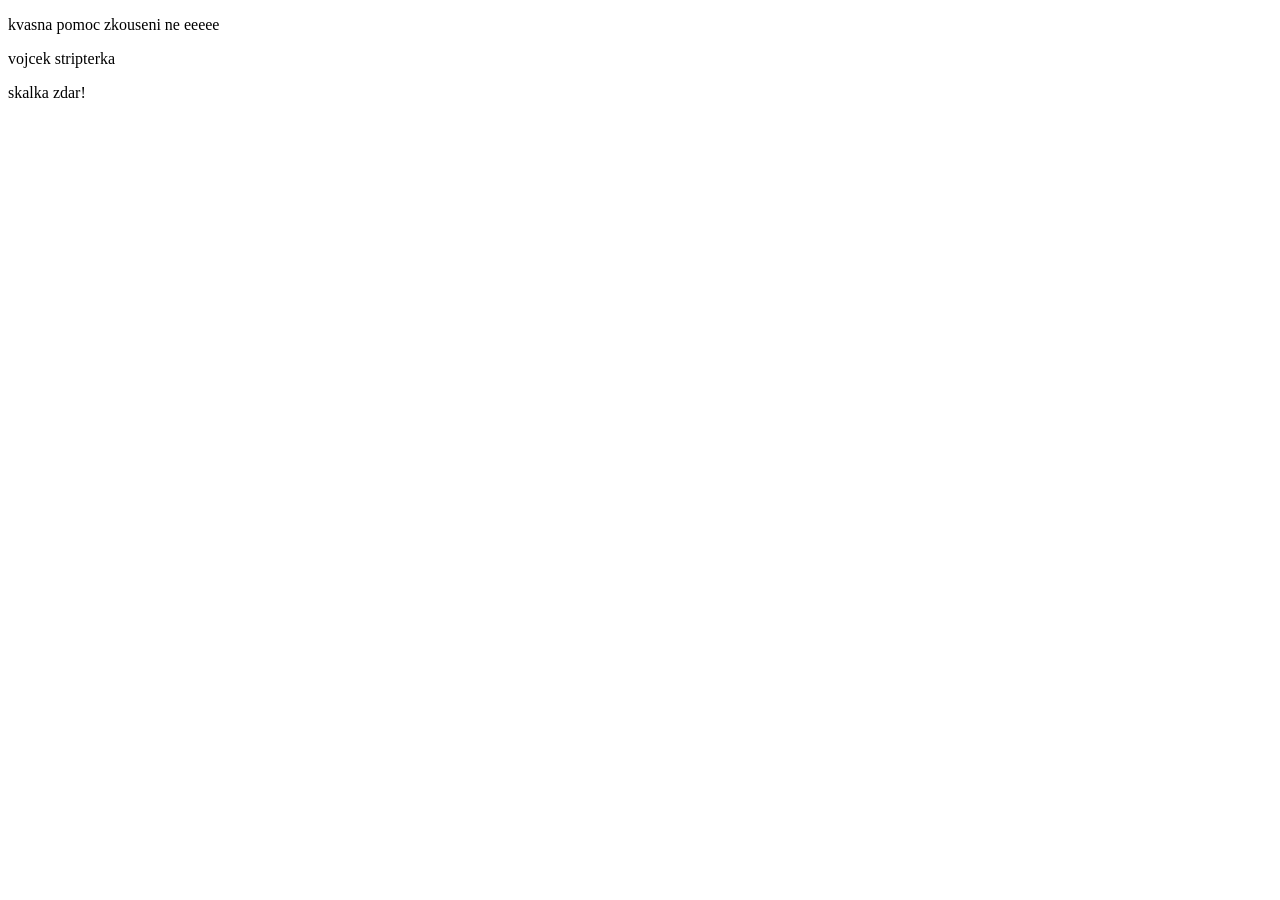
<file: moje_projekty/index.html>
<!DOCTYPE html>
<html>
   <head>
     <meta charset="UTF-8">
     <title>tungec</title>
   </head>
    <body>
      <p>kvasna pomoc zkouseni ne eeeee</p> <p>vojcek stripterka</p> <p>skalka zdar!</p>
    </body>

</html>
</file>
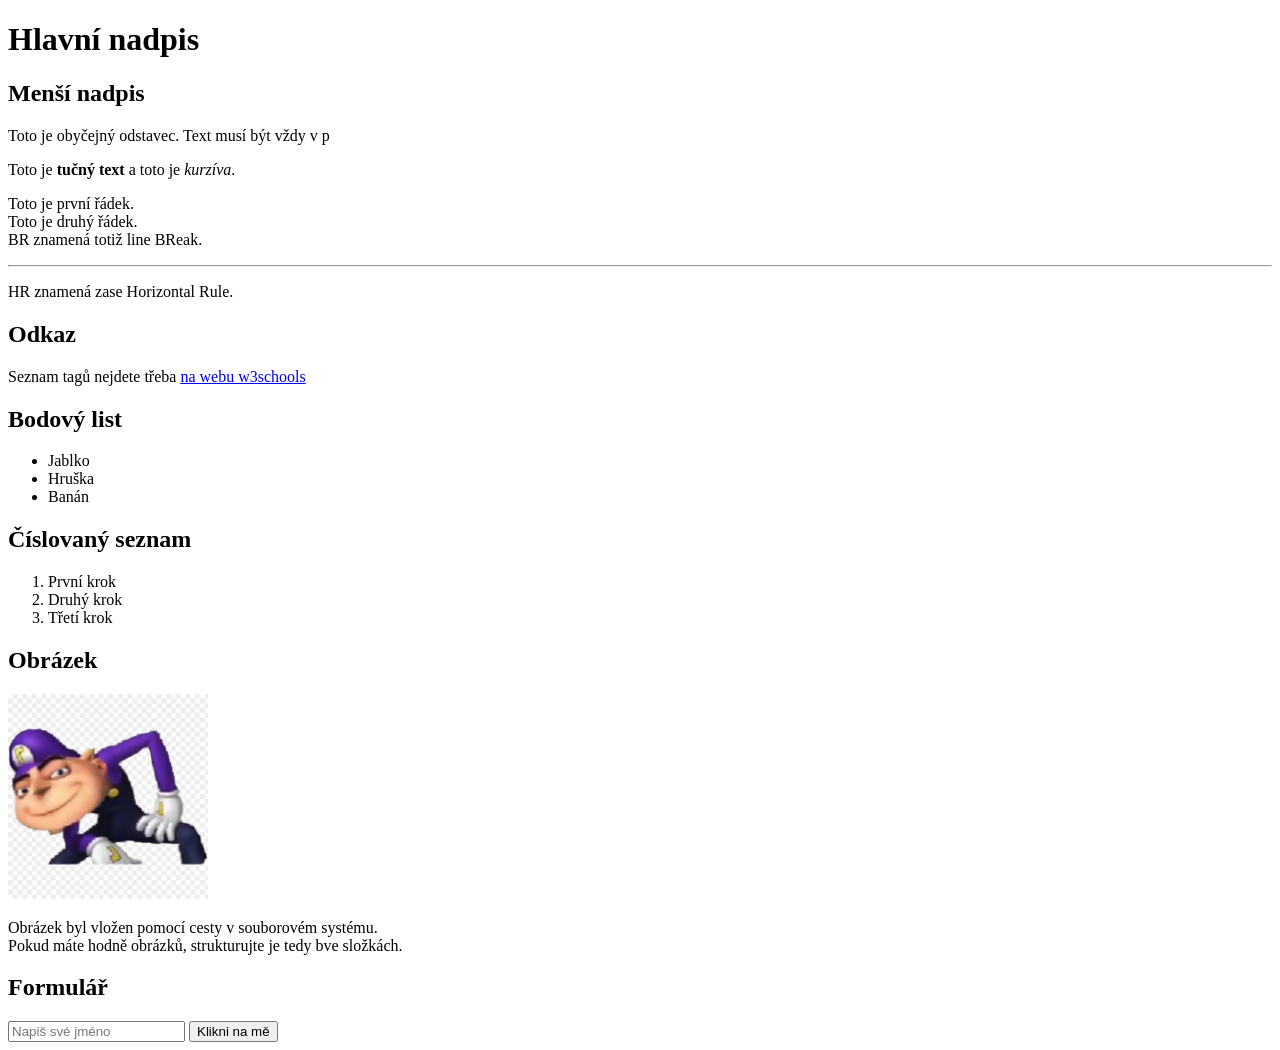
<file: 1. staticky_web/1.1. jednoduche_tagy/index.html>
<!DOCTYPE html>
<html>
<head>
    <title>Moje první stránka</title>
</head>

<body>

    <h1>Hlavní nadpis</h1>
    <h2>Menší nadpis</h2>

    <p>Toto je obyčejný odstavec. Text musí být vždy v p</p>
	
	
	<!-- komentář není na stránce vidět-->
	<!-- smrdíš -->
    <p>
        Toto je <b>tučný text</b>
        a toto je <i>kurzíva</i>.
    </p>

    <p>
        Toto je první řádek.<br>
        Toto je druhý řádek.<br>
		BR znamená totiž line BReak.
    </p>

    <hr>
	
	<p>HR znamená zase Horizontal Rule.</p>

    <h2>Odkaz</h2>

    <p> Seznam tagů nejdete třeba <a href="https://www.w3schools.com/TAGS/default.asp">na webu w3schools</a></p>

    <h2>Bodový list</h2>


    <ul>
        <li>Jablko</li>
        <li>Hruška</li>
        <li>Banán</li>
    </ul>

    <h2>Číslovaný seznam</h2>

    <ol>
        <li>První krok</li>
        <li>Druhý krok</li>
        <li>Třetí krok</li>
    </ol>

    
    <h2>Obrázek</h2>

    <img src="wagruigy.png" width="200px" alt="Ukázkový obrázek">
	<p>Obrázek byl vložen pomocí cesty v souborovém systému. <br> Pokud máte hodně obrázků, strukturujte je tedy bve složkách.</p>


    <h2>Formulář</h2>

    <input type="text" placeholder="Napiš své jméno">

    <button>Klikni na mě</button>

</body>
</html>
</file>
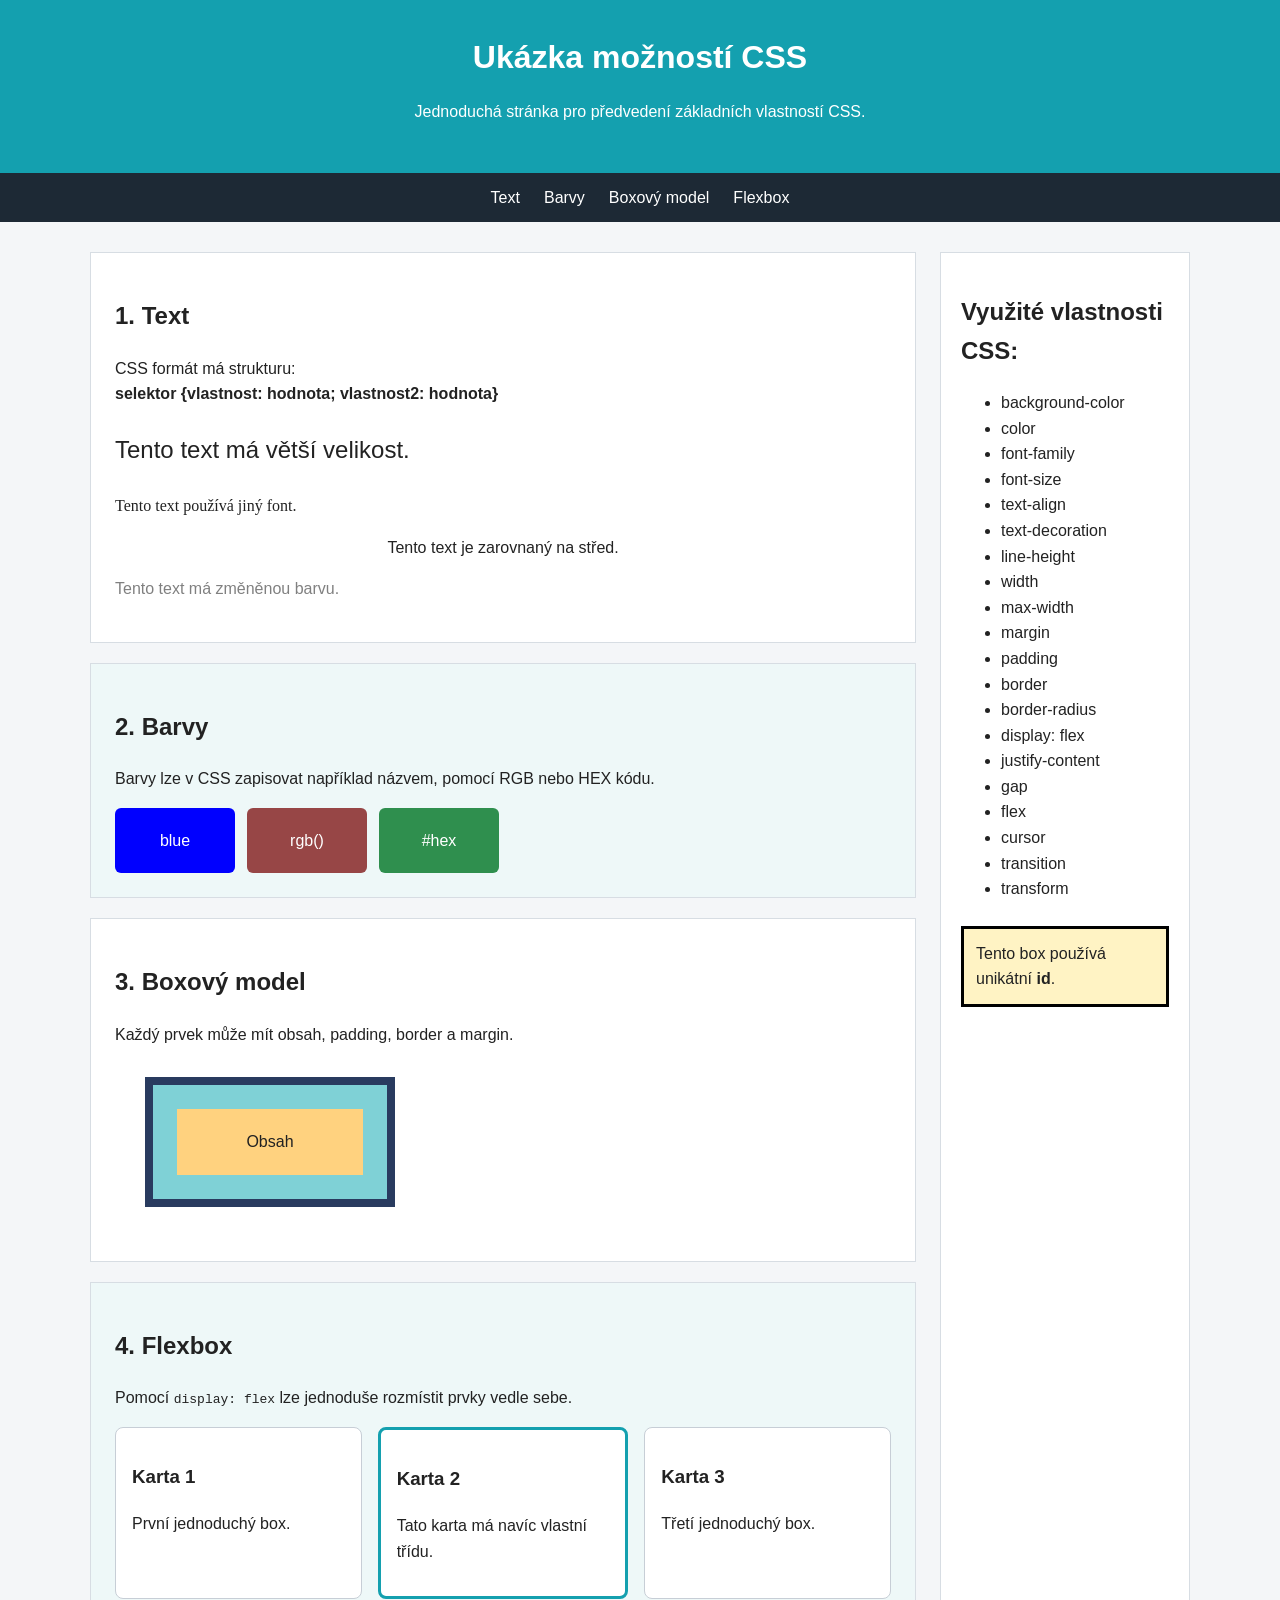
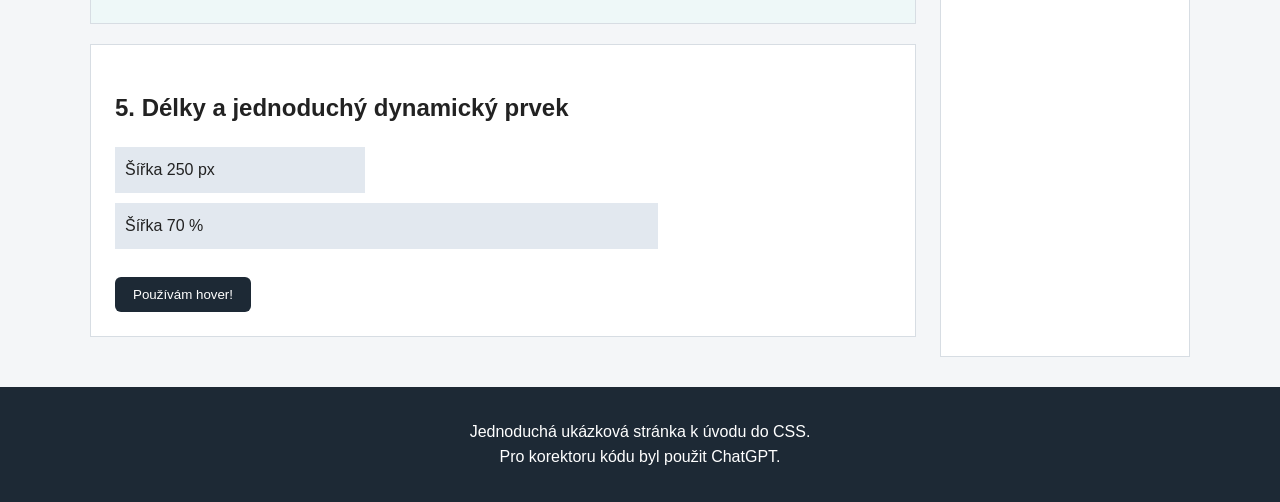
<file: 1. staticky_web/1.2 vyuziti_css/index.html>
<!doctype html>
<html lang="cs">
<head>
    <meta charset="utf-8">
    <meta name="viewport" content="width=device-width, initial-scale=1">
    <title>Ukázka CSS</title>
    <link rel="stylesheet" href="styles.css">
</head>
<body>

    <header class="site-header">
        <h1>Ukázka možností CSS</h1>
        <p>Jednoduchá stránka pro předvedení základních vlastností CSS.</p>
    </header>

    <nav class="navigation">
        <a href="#text">Text</a>
        <a href="#colors">Barvy</a>
        <a href="#box-model">Boxový model</a>
        <a href="#flexbox">Flexbox</a>
    </nav>

    <div class="page-layout">
        <main>
            <section id="text" class="section">
                <h2>1. Text</h2>
                <p>CSS formát má strukturu: <br><b> selektor   {vlastnost: hodnota; vlastnost2: hodnota}</b></p>
                <p class="large-text">Tento text má větší velikost.</p>
                <p class="different-font">Tento text používá jiný font.</p>
                <p class="centered-text">Tento text je zarovnaný na střed.</p>
                <p class="muted-text">Tento text má změněnou barvu.</p>
            </section>

            <section id="colors" class="section alternate">
                <h2>2. Barvy</h2>
                <p>Barvy lze v CSS zapisovat například názvem, pomocí RGB nebo HEX kódu.</p>

                <div class="color-row">
                    <div class="color-box color-name">blue</div>
                    <div class="color-box color-rgb">rgb()</div>
                    <div class="color-box color-hex">#hex</div>
                </div>
            </section>

            <section id="box-model" class="section">
                <h2>3. Boxový model</h2>
                <p>Každý prvek může mít obsah, padding, border a margin.</p>

                <div class="box-example">
                    <div class="box-content">Obsah</div>
                </div>
            </section>

            <section id="flexbox" class="section alternate">
                <h2>4. Flexbox</h2>
                <p>Pomocí <code>display: flex</code> lze jednoduše rozmístit prvky vedle sebe.</p>

                <div class="cards">
                    <article class="card">
                        <h3>Karta 1</h3>
                        <p>První jednoduchý box.</p>
                    </article>

                    <article class="card featured-card">
                        <h3>Karta 2</h3>
                        <p>Tato karta má navíc vlastní třídu.</p>
                    </article>

                    <article class="card">
                        <h3>Karta 3</h3>
                        <p>Třetí jednoduchý box.</p>
                    </article>
                </div>
            </section>

            <section class="section">
                <h2>5. Délky a jednoduchý dynamický prvek</h2>

                <div class="fixed-width">Šířka 250 px</div>
                <div class="relative-width">Šířka 70 %</div>

                <button class="demo-button">Používám hover!</button>
            </section>
        </main>

        <aside class="sidebar">
            <h2>Využité vlastnosti CSS:</h2>

            <ul>
                <li>background-color</li>
                <li>color</li>
                <li>font-family</li>
                <li>font-size</li>
                <li>text-align</li>
                <li>text-decoration</li>
                <li>line-height</li>
                <li>width</li>
                <li>max-width</li>
                <li>margin</li>
                <li>padding</li>
                <li>border</li>
                <li>border-radius</li>
                <li>display: flex</li>
                <li>justify-content</li>
                <li>gap</li>
                <li>flex</li>
                <li>cursor</li>
                <li>transition</li>
                <li>transform</li>
            </ul>

            <p id="unique-note">
                Tento box používá unikátní <strong>id</strong>.
            </p>
        </aside>
    </div>

    <footer class="site-footer">
        <p>Jednoduchá ukázková stránka k úvodu do CSS.<br> Pro korektoru kódu byl použit ChatGPT.</p>
    </footer>

</body>
</html>
</file>
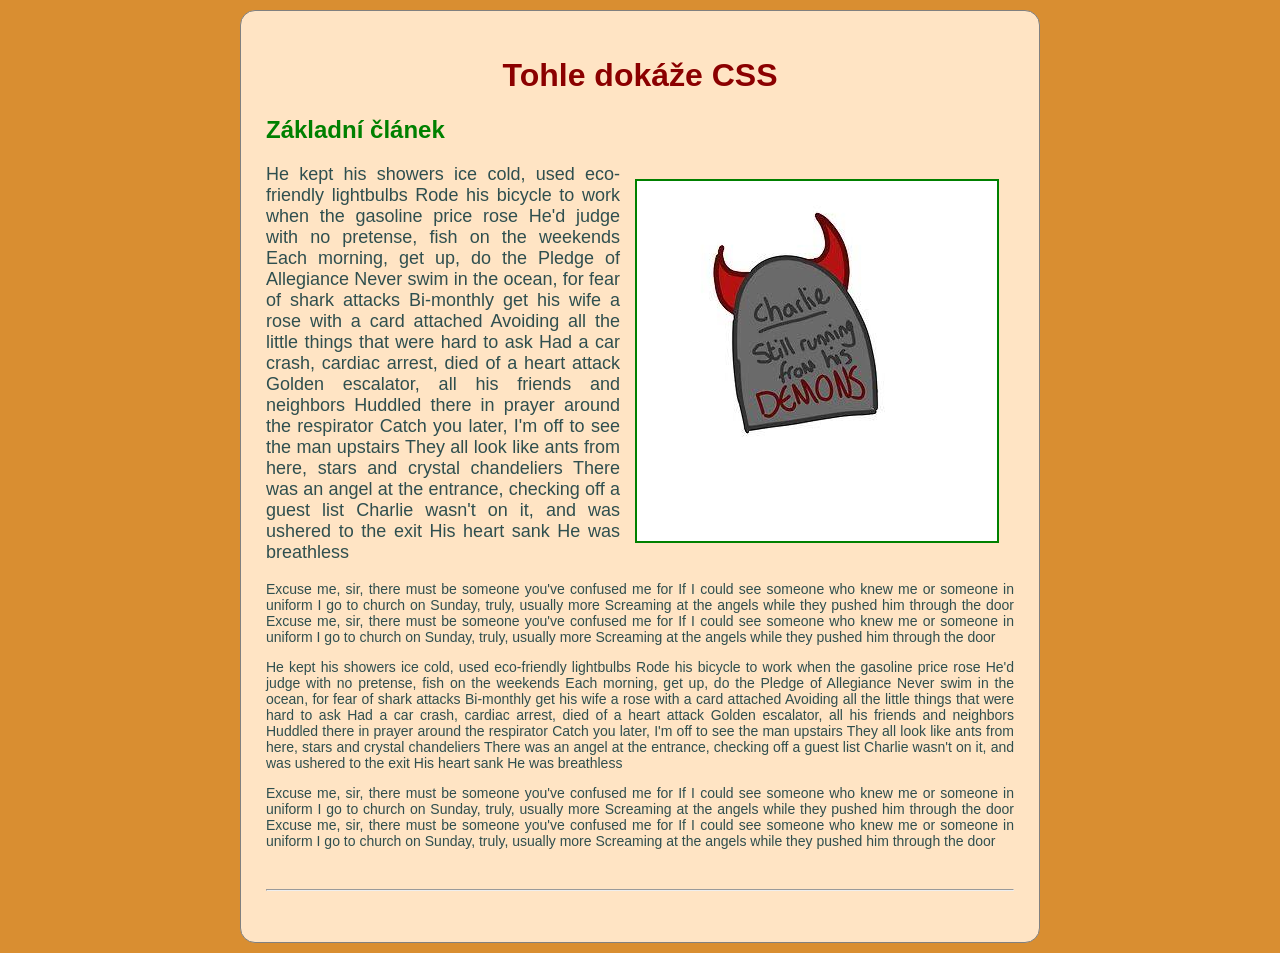
<file: 1. staticky_web/1.3 css_z_hodin/index.html>
<!DOCTYPE html>
<html lang="cs">
<head>
    <meta charset="UTF-8">
    <meta name="viewport" content="width=device-width, initial-scale=1.0">
    <title>Moje první CSS!</title>
    <link rel="stylesheet" href="styles.css">
</head>
<body>
    <div>
    <h1>Tohle dokáže CSS</h1>
    <h2>Základní článek</h2>
    <img src="charlie.jpg" alt="Charlie´s inferno">

    <p style="font-size:18px">He kept his showers ice cold, used eco-friendly lightbulbs
Rode his bicycle to work when the gasoline price rose
He'd judge with no pretense, fish on the weekends
Each morning, get up, do the Pledge of Allegiance
Never swim in the ocean, for fear of shark attacks
Bi-monthly get his wife a rose with a card attached
Avoiding all the little things that were hard to ask
Had a car crash, cardiac arrest, died of a heart attack
Golden escalator, all his friends and neighbors
Huddled there in prayer around the respirator
Catch you later, I'm off to see the man upstairs
They all look like ants from here, stars and crystal chandeliers
There was an angel at the entrance, checking off a guest list
Charlie wasn't on it, and was ushered to the exit
His heart sank
He was breathless</p>

    <p>Excuse me, sir, there must be someone you've confused me for
If I could see someone who knew me or someone in uniform
I go to church on Sunday, truly, usually more
Screaming at the angels while they pushed him through the door
Excuse me, sir, there must be someone you've confused me for
If I could see someone who knew me or someone in uniform
I go to church on Sunday, truly, usually more
Screaming at the angels while they pushed him through the door</p>


    <p>He kept his showers ice cold, used eco-friendly lightbulbs
Rode his bicycle to work when the gasoline price rose
He'd judge with no pretense, fish on the weekends
Each morning, get up, do the Pledge of Allegiance
Never swim in the ocean, for fear of shark attacks
Bi-monthly get his wife a rose with a card attached
Avoiding all the little things that were hard to ask
Had a car crash, cardiac arrest, died of a heart attack
Golden escalator, all his friends and neighbors
Huddled there in prayer around the respirator
Catch you later, I'm off to see the man upstairs
They all look like ants from here, stars and crystal chandeliers
There was an angel at the entrance, checking off a guest list
Charlie wasn't on it, and was ushered to the exit
His heart sank
He was breathless</p>

    <p>Excuse me, sir, there must be someone you've confused me for
If I could see someone who knew me or someone in uniform
I go to church on Sunday, truly, usually more
Screaming at the angels while they pushed him through the door
Excuse me, sir, there must be someone you've confused me for
If I could see someone who knew me or someone in uniform
I go to church on Sunday, truly, usually more
Screaming at the angels while they pushed him through the door</p>
<br>
<hr>
<br>
</div>
</body>
</html>
</file>
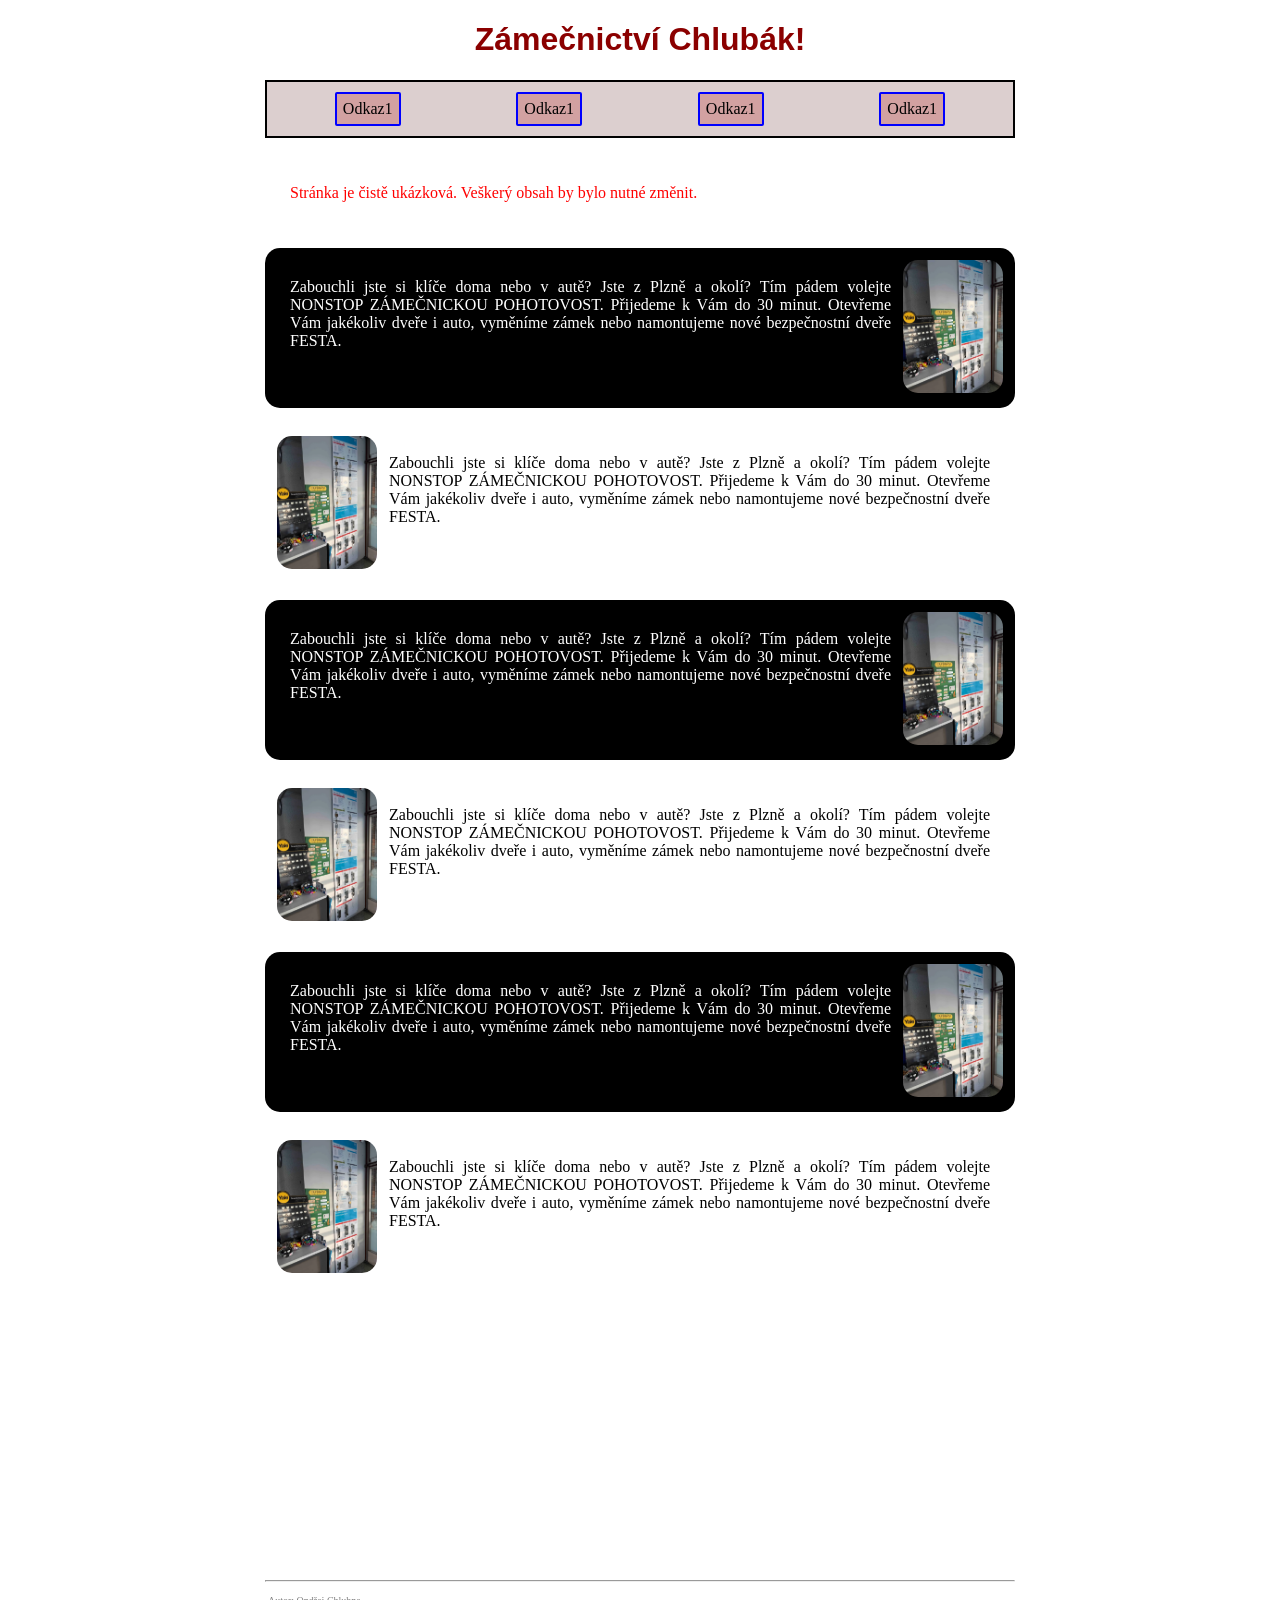
<file: 1. staticky_web/1.4 zamecnictvi_z_hodin/index.html>
<!DOCTYPE html>
<html lang="cs">
<head>
    <meta charset="UTF-8">
    <meta name="viewport" content="width=device-width, initial-scale=1.0">
    <title>Zámečnictví Chlubák!</title>
    <link rel="stylesheet" href="styles.css">
    <link rel="icon" href="favicon.png">
    <meta name="referrer" content="strict-origin-when-cross-origin">
</head>
<body>
    <h1 id="nazev">Zámečnictví Chlubák!</h1>
    <div id="nav">
        <a  href="index.html">Odkaz1</a>
        <a  href="index.html">Odkaz1</a>
        <a  href="index.html">Odkaz1</a>
        <a  href="index.html">Odkaz1</a>
    </div>
    <!-- Stránka je čistě ukázková. Veškerý obsah by bylo nutné změnit. --> 
    <p style="color:red;">Stránka je čistě ukázková. Veškerý obsah by bylo nutné změnit.</p>

    <div class="cerny">
        <img class="vpravo" src="zamek.webp" alt="fotka zamecnictvi">
        <p>Zabouchli jste si klíče doma nebo v autě? Jste z Plzně a okolí? Tím pádem volejte NONSTOP ZÁMEČNICKOU POHOTOVOST. Přijedeme k Vám do 30 minut. Otevřeme Vám jakékoliv dveře i auto, vyměníme zámek nebo namontujeme nové bezpečnostní dveře FESTA.</p>
    </div>

    <div class="bily">
        <img class="vlevo" src="zamek.webp" alt="fotka zamecnictvi">
        <p>Zabouchli jste si klíče doma nebo v autě? Jste z Plzně a okolí? Tím pádem volejte NONSTOP ZÁMEČNICKOU POHOTOVOST. Přijedeme k Vám do 30 minut. Otevřeme Vám jakékoliv dveře i auto, vyměníme zámek nebo namontujeme nové bezpečnostní dveře FESTA.</p>
    </div>  

    <div class="cerny">
        <img class="vpravo" src="zamek.webp" alt="fotka zamecnictvi">
        <p>Zabouchli jste si klíče doma nebo v autě? Jste z Plzně a okolí? Tím pádem volejte NONSTOP ZÁMEČNICKOU POHOTOVOST. Přijedeme k Vám do 30 minut. Otevřeme Vám jakékoliv dveře i auto, vyměníme zámek nebo namontujeme nové bezpečnostní dveře FESTA.</p>
    </div>

    <div class="bily">
        <img class="vlevo" src="zamek.webp" alt="fotka zamecnictvi">
        <p>Zabouchli jste si klíče doma nebo v autě? Jste z Plzně a okolí? Tím pádem volejte NONSTOP ZÁMEČNICKOU POHOTOVOST. Přijedeme k Vám do 30 minut. Otevřeme Vám jakékoliv dveře i auto, vyměníme zámek nebo namontujeme nové bezpečnostní dveře FESTA.</p>
    </div>  

    <div class="cerny">
        <img class="vpravo" src="zamek.webp" alt="fotka zamecnictvi">
        <p>Zabouchli jste si klíče doma nebo v autě? Jste z Plzně a okolí? Tím pádem volejte NONSTOP ZÁMEČNICKOU POHOTOVOST. Přijedeme k Vám do 30 minut. Otevřeme Vám jakékoliv dveře i auto, vyměníme zámek nebo namontujeme nové bezpečnostní dveře FESTA.</p>
    </div>

    <div class="bily">
        <img class="vlevo" src="zamek.webp" alt="fotka zamecnictvi">
        <p>Zabouchli jste si klíče doma nebo v autě? Jste z Plzně a okolí? Tím pádem volejte NONSTOP ZÁMEČNICKOU POHOTOVOST. Přijedeme k Vám do 30 minut. Otevřeme Vám jakékoliv dveře i auto, vyměníme zámek nebo namontujeme nové bezpečnostní dveře FESTA.</p>
    </div>  

    <div style="text-align: center;">
        <iframe style="border:none" src="https://mapy.com/s/pefanujota" width="400" height="280" frameborder="0"></iframe>
    </div>

    <hr>
    <p id="footer-text">Autor: Ondřej Chlubna</p>
</body>
</html>
</file>
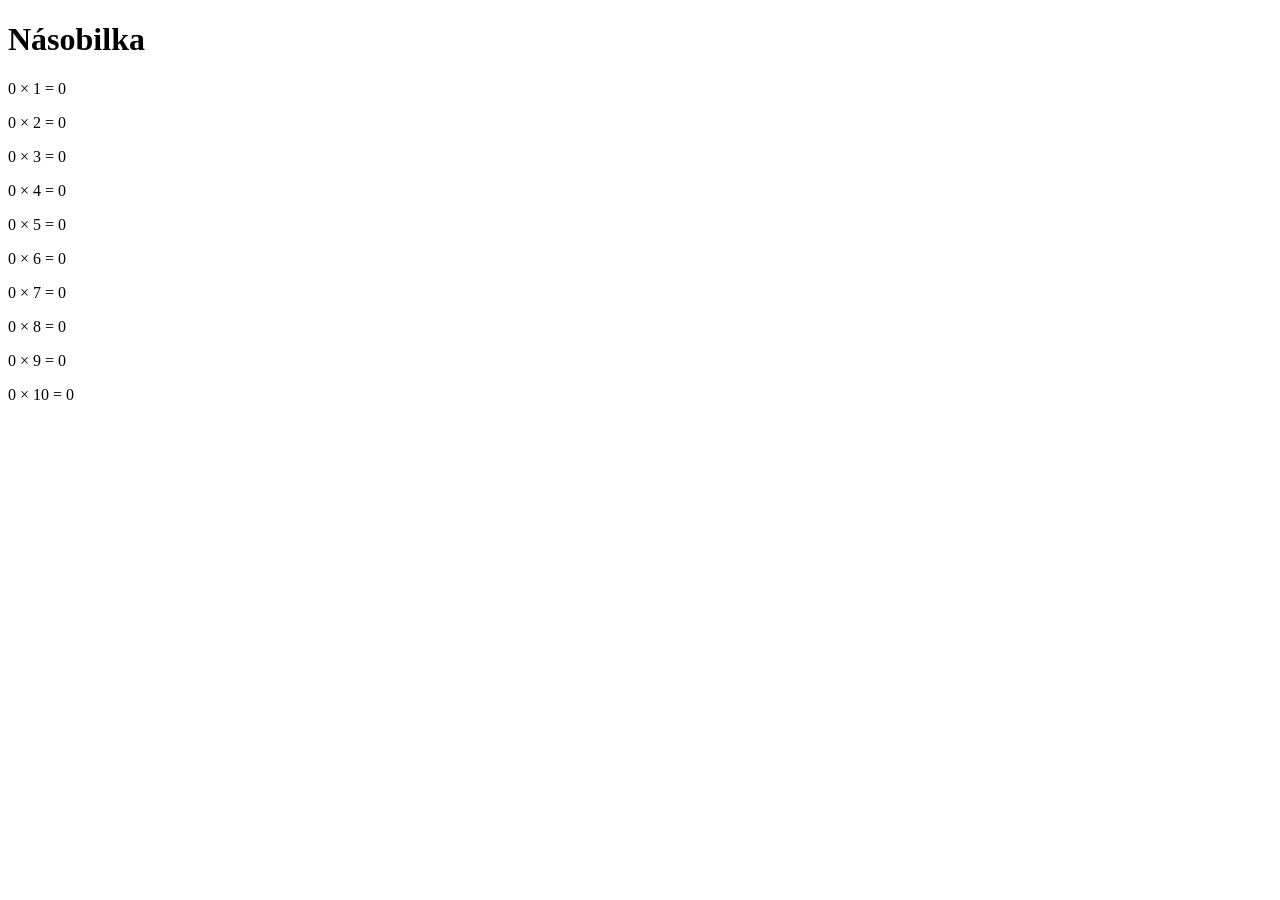
<file: 2. javascript/ukazka_cykly.html>
<!DOCTYPE html>
<html lang="cs">
<head>
    <meta charset="UTF-8">
    <meta name="viewport" content="width=device-width, initial-scale=1.0">
    <title>Ukázka: Cykly</title>
</head>
<body>
    <h1>Násobilka</h1>
    <div id="vysledek"></div>

    <script>
        let cislo = Number(prompt("Zadej číslo pro násobilku:"));
        let vystup = "";

        // Cyklus postupně vytváří 10 řádků násobilky.
        for (let i = 1; i <= 10; i++) {
            vystup = cislo + " × " + i + " = " + (cislo * i) + "\n";
            document.getElementById("vysledek").innerHTML += "<p>" + vystup + "</p>";
        }
    </script>
</body>
</html>
</file>
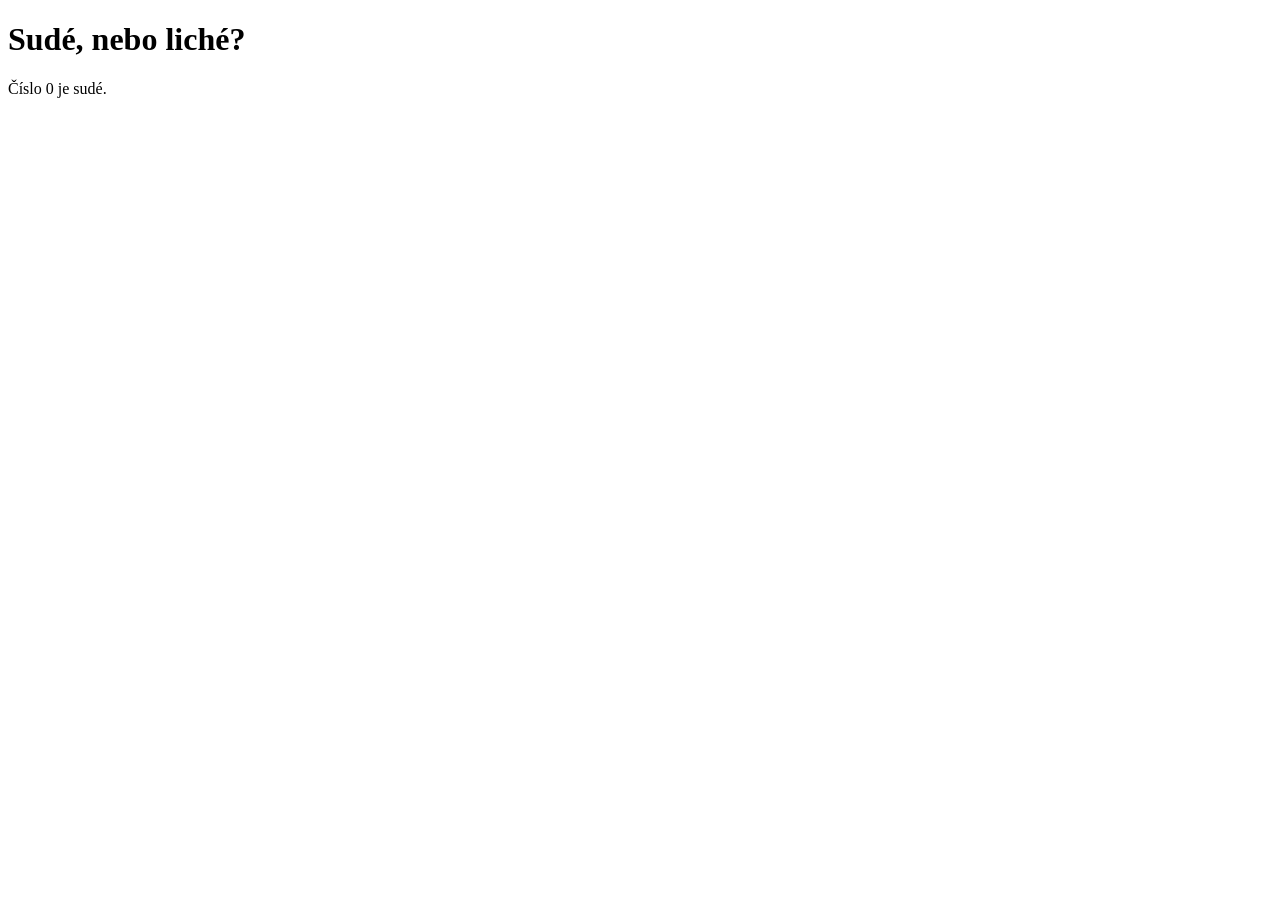
<file: 2. javascript/ukazka_podminky.html>
<!DOCTYPE html>
<html lang="cs">
<head>
    <meta charset="UTF-8">
    <meta name="viewport" content="width=device-width, initial-scale=1.0">
    <title>Ukázka: Podmínky</title>
</head>
<body>
    <h1>Sudé, nebo liché?</h1>
    <p id="vysledek"></p>

    <script>
        let cislo = Number(prompt("Zadej celé číslo:"));
        let zprava;

        // Operátor % vrací zbytek po dělení.
        if (cislo % 2 === 0) {
            zprava = "Číslo " + cislo + " je sudé.";
        } else {
            zprava = "Číslo " + cislo + " je liché.";
        }

        document.getElementById("vysledek").innerHTML = zprava;
    </script>
</body>
</html>
</file>
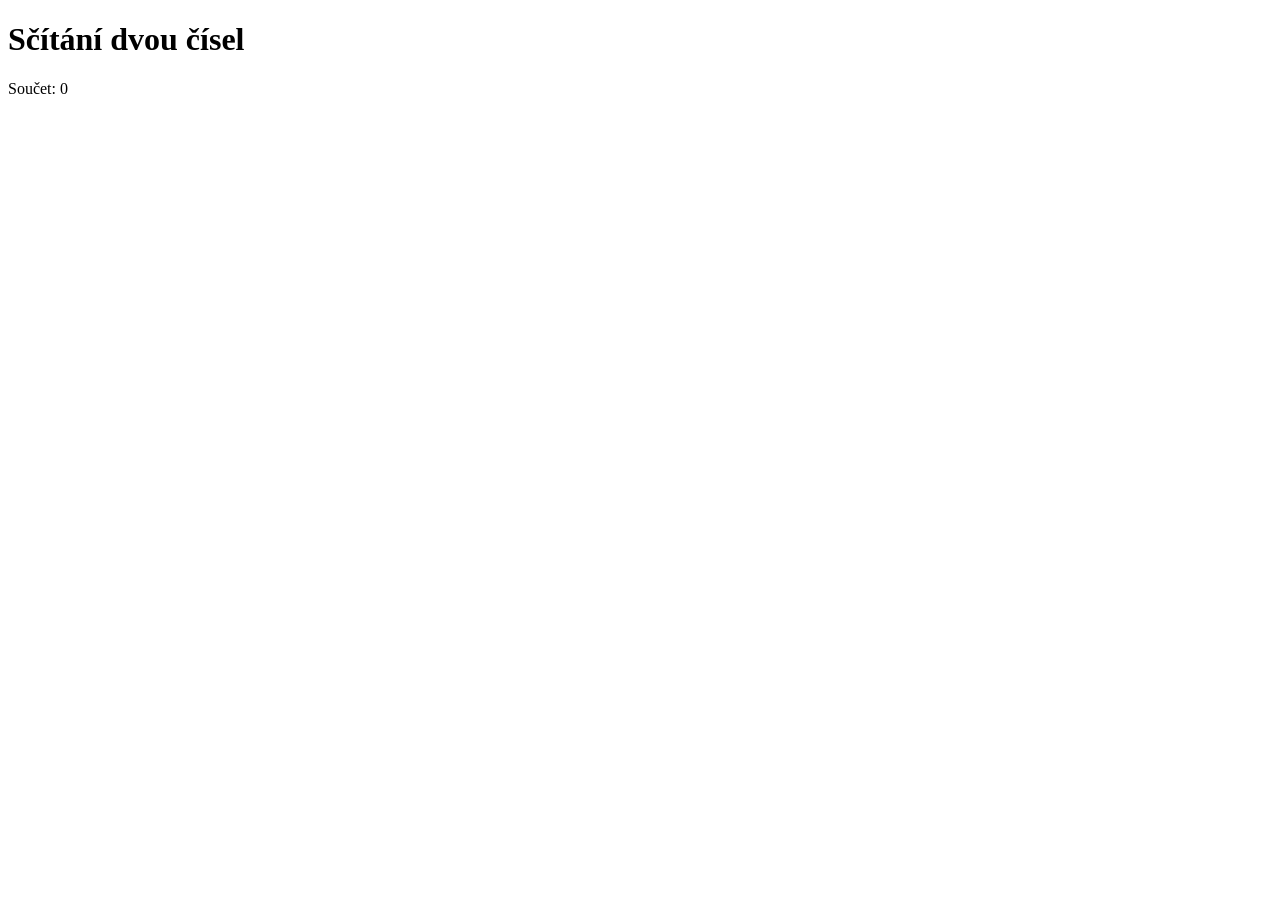
<file: 2. javascript/ukazka_vstup_vystup.html>
<!DOCTYPE html>
<html lang="cs">
<head>
    <meta charset="UTF-8">
    <meta name="viewport" content="width=device-width, initial-scale=1.0">
    <title> Ukázka: Vstup a výstup</title>
</head>
<body>
    <h1>Sčítání dvou čísel</h1>
    <p id="vysledek"></p>

    <script>
        // <script> se nejčastěji dává na konec <body>
        // prompt() vrací text, proto ho převedeme na číslo.
        let a = Number(prompt("Zadej první číslo:"));
        let b = Number(prompt("Zadej druhé číslo:"));

        let soucet = a + b;

        // textContent vypíše text do existujícího HTML prvku.
        document.getElementById("vysledek").innerHTML =
            "Součet: " + soucet;
    </script>
</body>
</html>
</file>
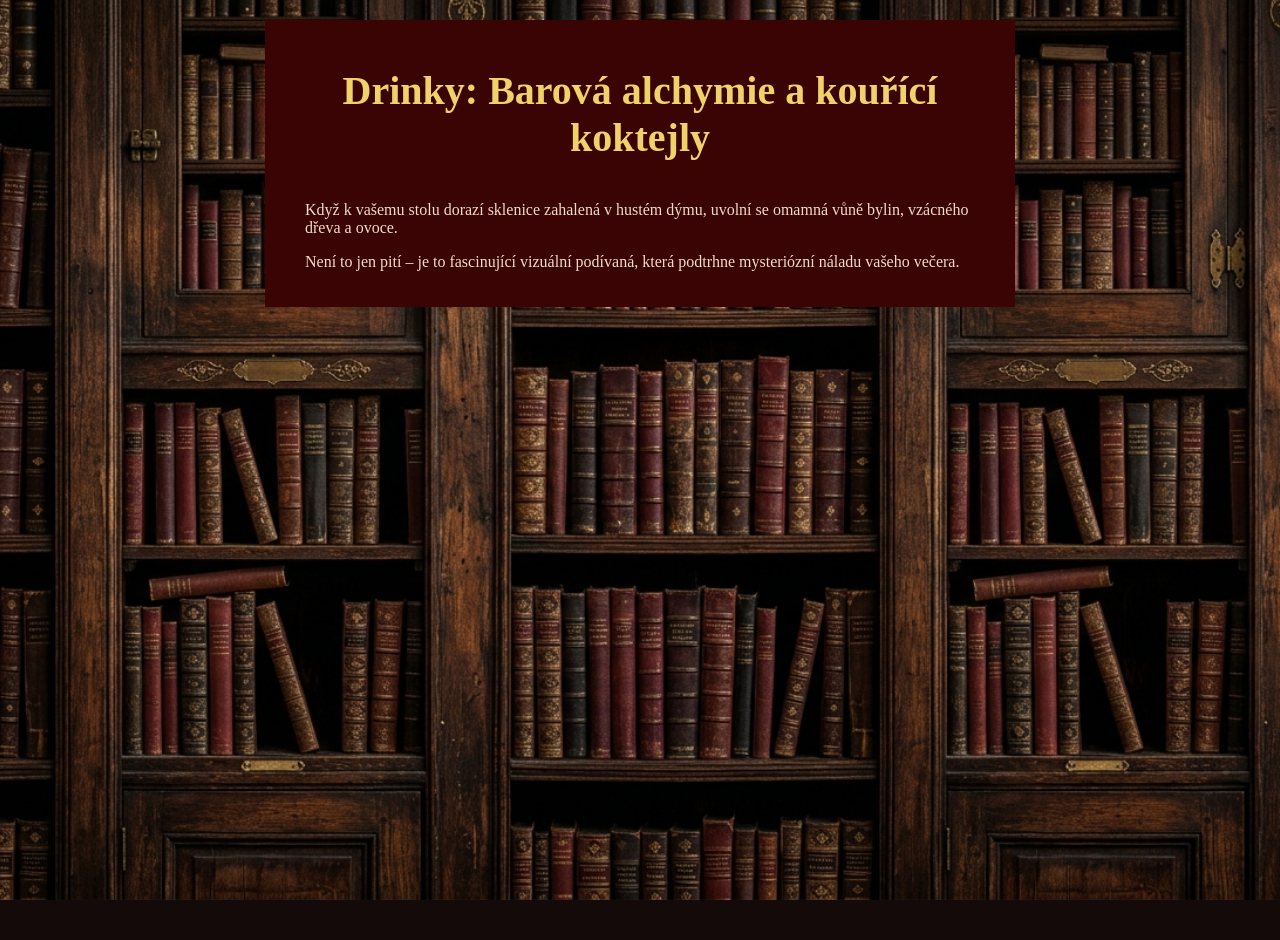
<file: moje_projekty/restaurace/drinky.html>
<!DOCTYPE html>
<html lang="cs">
<head>
    <meta charset="UTF-8">
    <meta name="viewport" content="width=device-width, initial-scale=1.0">
    <title>restaurace</title>
     <link rel="stylesheet" href="style.css">
</head>
<body>
    <div>
        <h1>Drinky: Barová alchymie a kouřící koktejly</h1>
        <p></p>
        <h2></h2>
        <p></p>
        <p></p>
        <p>Když k vašemu stolu dorazí sklenice zahalená v hustém dýmu, uvolní se omamná vůně bylin, vzácného dřeva a ovoce.</p>
        <p>Není to jen pití – je to fascinující vizuální podívaná, která podtrhne mysteriózní náladu vašeho večera.</p>
    </div>
</body>
</file>
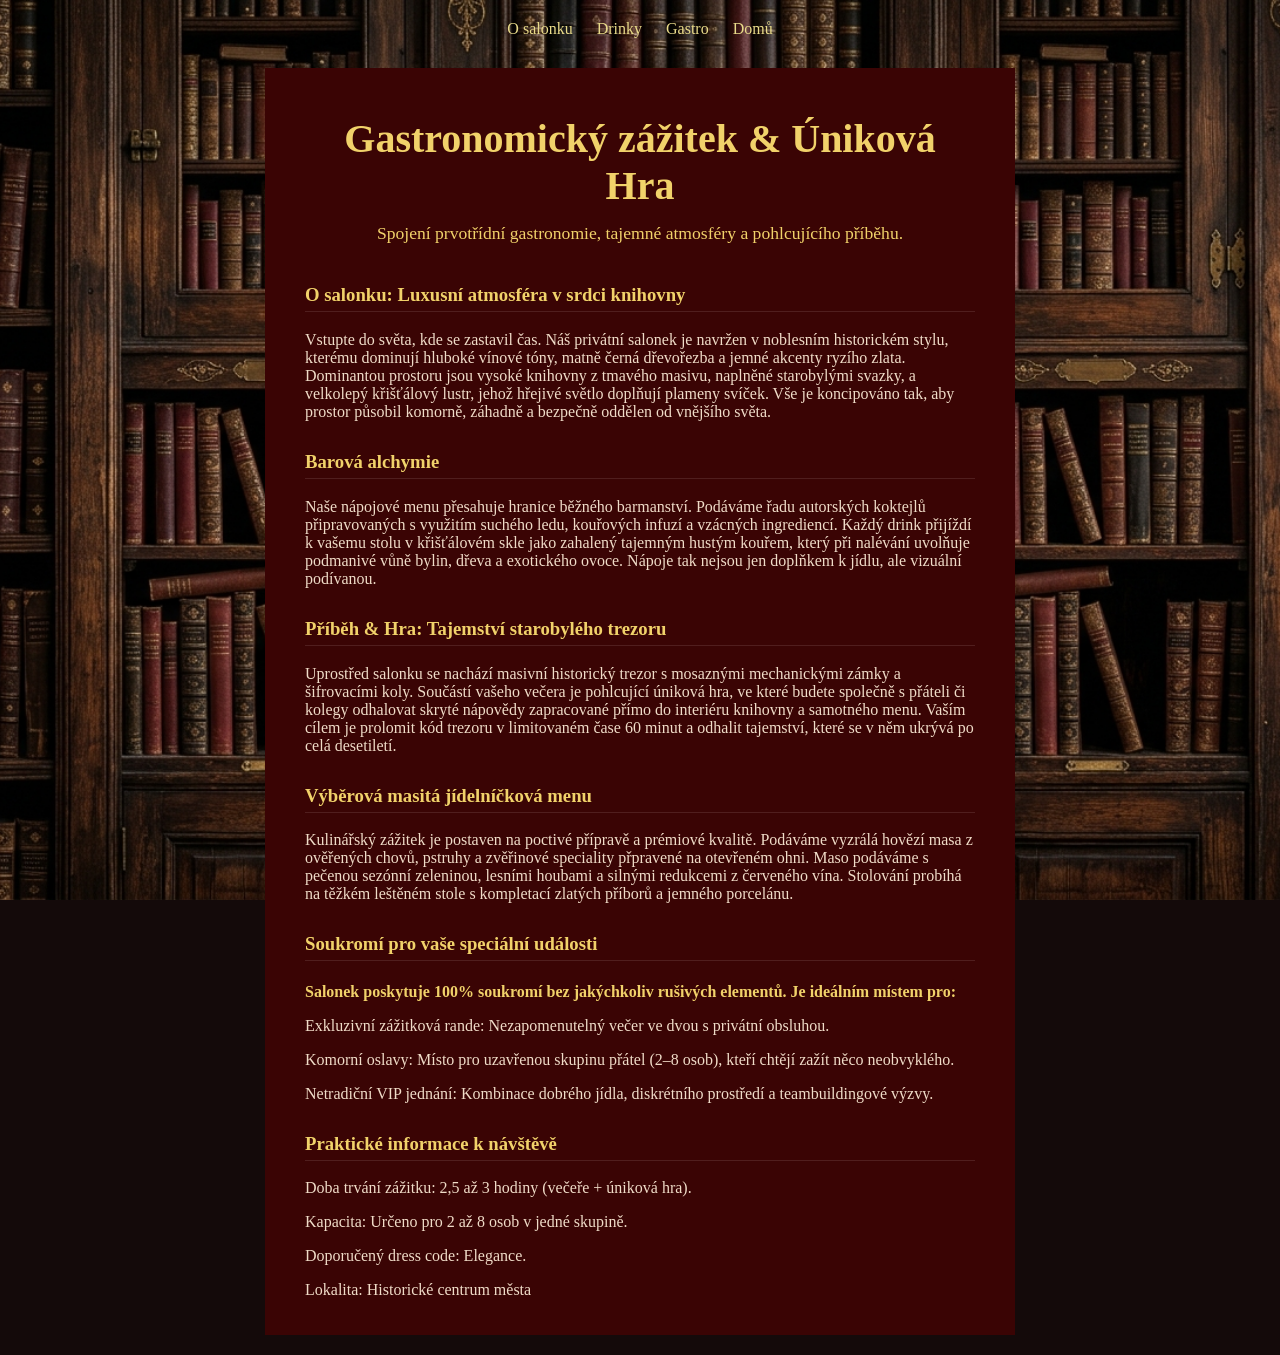
<file: moje_projekty/restaurace/hlavni_stranka.html>
<!DOCTYPE html>
<html lang="cs">
<head>
    <meta charset="UTF-8">
    <meta name="viewport" content="width=device-width, initial-scale=1.0">
    <title>restaurace</title>
     <link rel="stylesheet" href="style.css">
</head>

<body>
   
    
    <nav style="text-align: center; margin-bottom: 30px;">
    <a href="salonek.html" style="color: rgb(233, 219, 138); margin: 0 10px; text-decoration: none;">O salonku</a> 
    <a href="drinky.html" style="color: rgb(233, 219, 138); margin: 0 10px; text-decoration: none;">Drinky</a> 
    <a href="trezor.html" style="color: rgb(233, 219, 138); margin: 0 10px; text-decoration: none;">Gastro</a> 
    <a href="hlavni_stranka.html" style="color: rgb(233, 219, 138); margin: 0 10px; text-decoration: none;">Domů</a> 
</nav>
<div>
    
    <h1 id="nazev">Gastronomický zážitek & Úniková Hra</h1>
    <h2>Spojení prvotřídní gastronomie, tajemné atmosféry a pohlcujícího příběhu.</h2>
   <h3> O salonku: Luxusní atmosféra v srdci knihovny</h3>
   <p>Vstupte do světa, kde se zastavil čas. Náš privátní salonek je navržen v noblesním historickém stylu, kterému dominují hluboké vínové tóny, matně černá dřevořezba a jemné akcenty ryzího zlata. Dominantou prostoru jsou vysoké knihovny z tmavého masivu, naplněné starobylými svazky, a velkolepý křišťálový lustr, jehož hřejivé světlo doplňují plameny svíček. Vše je koncipováno tak, aby prostor působil komorně, záhadně a bezpečně oddělen od vnějšího světa.</p>
    <h3>Barová alchymie</h3>
    <p>Naše nápojové menu přesahuje hranice běžného barmanství. Podáváme řadu autorských koktejlů připravovaných s využitím suchého ledu, kouřových infuzí a vzácných ingrediencí. Každý drink přijíždí k vašemu stolu v křišťálovém skle jako zahalený tajemným hustým kouřem, který při nalévání uvolňuje podmanivé vůně bylin, dřeva a exotického ovoce. Nápoje tak nejsou jen doplňkem k jídlu, ale vizuální podívanou.</p>
    <h3>Příběh & Hra: Tajemství starobylého trezoru</h3>
    <p>Uprostřed salonku se nachází masivní historický trezor s mosaznými mechanickými zámky a šifrovacími koly. Součástí vašeho večera je pohlcující úniková hra, ve které budete společně s přáteli či kolegy odhalovat skryté nápovědy zapracované přímo do interiéru knihovny a samotného menu. Vaším cílem je prolomit kód trezoru v limitovaném čase 60 minut a odhalit tajemství, které se v něm ukrývá po celá desetiletí.</p>
    <h3>Výběrová masitá jídelníčková menu</h3>
    <p>Kulinářský zážitek je postaven na poctivé přípravě a prémiové kvalitě. Podáváme vyzrálá hovězí masa z ověřených chovů, pstruhy a zvěřinové speciality přpravené na otevřeném ohni. Maso podáváme s pečenou sezónní zeleninou, lesními houbami a silnými redukcemi z červeného vína. Stolování probíhá na těžkém leštěném stole s kompletací zlatých příborů a jemného porcelánu.</p>
    <h3>Soukromí pro vaše speciální události</h3>
    <h4>Salonek poskytuje 100% soukromí bez jakýchkoliv rušivých elementů. Je ideálním místem pro:</h4>
    <p>Exkluzivní zážitková rande: Nezapomenutelný večer ve dvou s privátní obsluhou.</p>
    <p>Komorní oslavy: Místo pro uzavřenou skupinu přátel (2–8 osob), kteří chtějí zažít něco neobvyklého.</p>
    <p>Netradiční VIP jednání: Kombinace dobrého jídla, diskrétního prostředí a teambuildingové výzvy.</p>
    <h3>Praktické informace k návštěvě</h3>
    <p>Doba trvání zážitku: 2,5 až 3 hodiny (večeře + úniková hra).</p>
    <p>Kapacita: Určeno pro 2 až 8 osob v jedné skupině.</p>
    <p>Doporučený dress code: Elegance.</p>
    <p>Lokalita: Historické centrum města</p>
</div>  
</body>
</html>
</file>
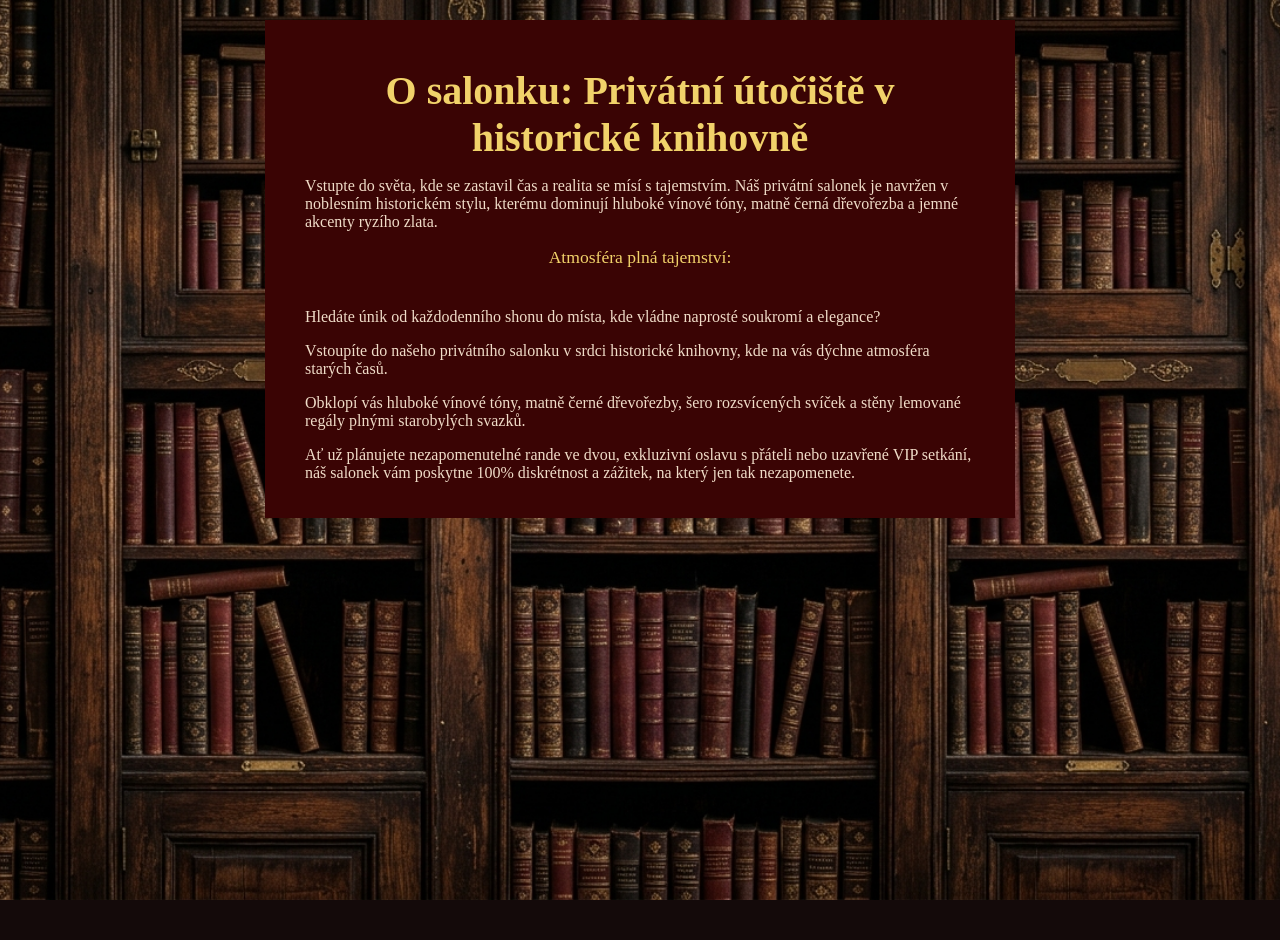
<file: moje_projekty/restaurace/salonek.html>
<!DOCTYPE html>
<html lang="cs">
<head>
    <meta charset="UTF-8">
    <meta name="viewport" content="width=device-width, initial-scale=1.0">
    <title>restaurace</title>
     <link rel="stylesheet" href="style.css">
</head>
<body>
    <div>
        <h1>O salonku: Privátní útočiště v historické knihovně</h1>
        <p>Vstupte do světa, kde se zastavil čas a realita se mísí s tajemstvím. Náš privátní salonek je navržen v noblesním historickém stylu, kterému dominují hluboké vínové tóny, matně černá dřevořezba a jemné akcenty ryzího zlata.</p>
        <h2>Atmosféra plná tajemství:</h3>
        <p>Hledáte únik od každodenního shonu do místa, kde vládne naprosté soukromí a elegance?</p>
        <p>Vstoupíte do našeho privátního salonku v srdci historické knihovny, kde na vás dýchne atmosféra starých časů.</p>
        <p>Obklopí vás hluboké vínové tóny, matně černé dřevořezby, šero rozsvícených svíček a stěny lemované regály plnými starobylých svazků.</p>
        <p>Ať už plánujete nezapomenutelné rande ve dvou, exkluzivní oslavu s přáteli nebo uzavřené VIP setkání, náš salonek vám poskytne 100% diskrétnost a zážitek, na který jen tak nezapomenete.</p>
        




    </div>
</body>
</file>
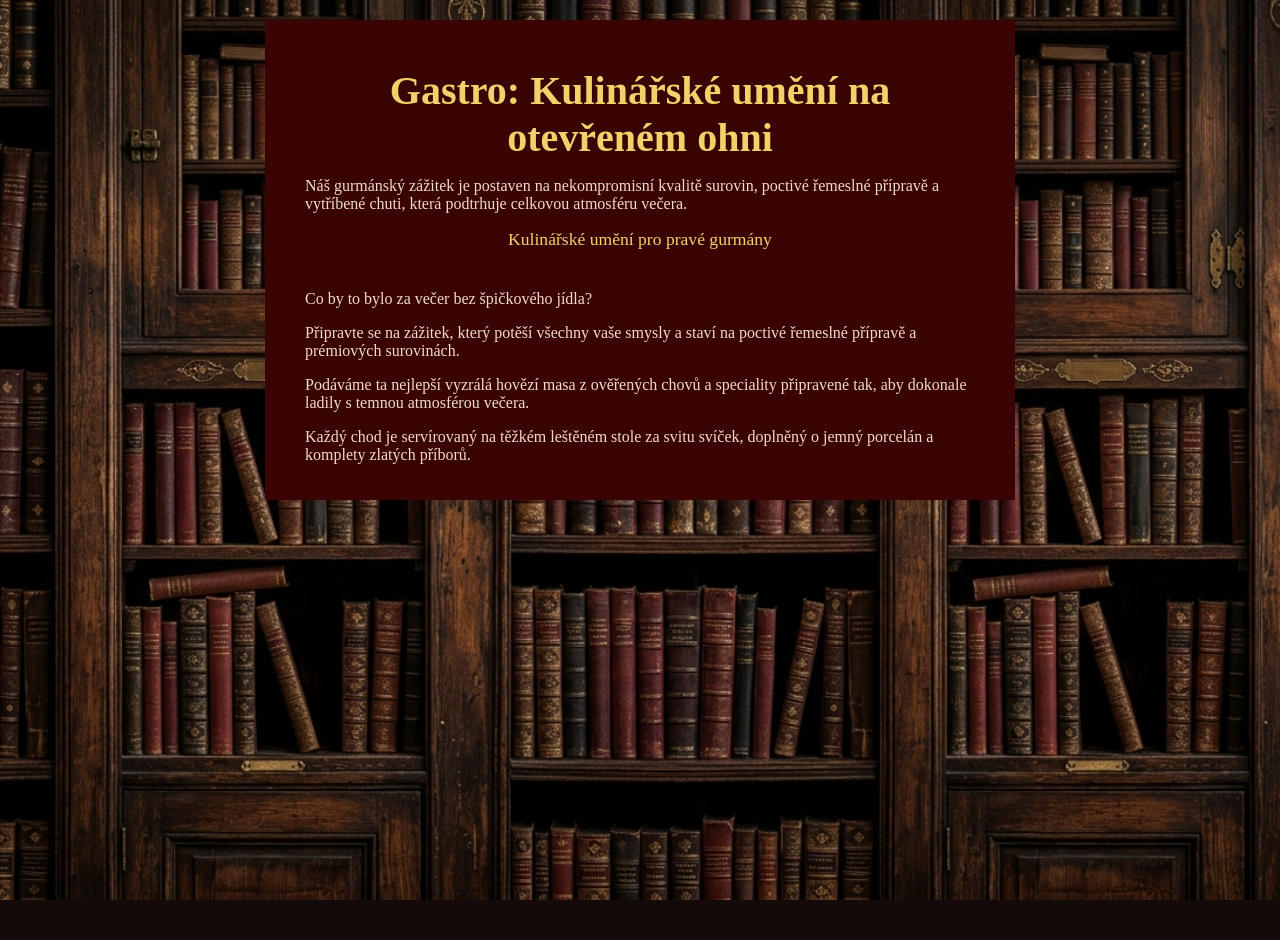
<file: moje_projekty/restaurace/trezor.html>
<!DOCTYPE html>
<html lang="cs">
<head>
    <meta charset="UTF-8">
    <meta name="viewport" content="width=device-width, initial-scale=1.0">
    <title>restaurace</title>
     <link rel="stylesheet" href="style.css">
</head>
<body>
    <div>
        <h1>Gastro: Kulinářské umění na otevřeném ohni</h1>
        <p>Náš gurmánský zážitek je postaven na nekompromisní kvalitě surovin, poctivé řemeslné přípravě a vytříbené chuti, která podtrhuje celkovou atmosféru večera.</p>
        <h2>Kulinářské umění pro pravé gurmány</h2>
        <p>Co by to bylo za večer bez špičkového jídla?</p>
        <p>Připravte se na zážitek, který potěší všechny vaše smysly a staví na poctivé řemeslné přípravě a prémiových surovinách.</p>
        <p>Podáváme ta nejlepší vyzrálá hovězí masa z ověřených chovů a speciality připravené tak, aby dokonale ladily s temnou atmosférou večera.</p>
        <p>Každý chod je servírovaný na těžkém leštěném stole za svitu svíček, doplněný o jemný porcelán a komplety zlatých příborů.</p>
    </div>


</body>
</file>
<file: 1. staticky_web/1.2 vyuziti_css/styles.css>
/* -------------------------------------------------
   ZÁKLAD STRÁNKY
   ------------------------------------------------- */

* {
    box-sizing: border-box;
}

body {
    margin: 0;
    font-family: Arial, sans-serif;
    color: #222;
    background-color: #f4f6f8;
    line-height: 1.6;
}

.site-header {
    background-color: rgb(20, 160, 175);
    color: white;
    text-align: center;
    padding: 32px 20px;
}

.site-header h1 {
    margin: 0;
}

.navigation {
    display: flex;
    justify-content: center;
    gap: 24px;

    background-color: #1d2935;
    padding: 12px;
}

.navigation a {
    color: white;
    text-decoration: none;
}

.navigation a:hover {
    text-decoration: underline;
}


/* -------------------------------------------------
   ROZLOŽENÍ
   ------------------------------------------------- */

.page-layout {
    display: flex;
    gap: 24px;

    width: 90%;
    max-width: 1100px;
    margin: 30px auto;
}

main {
    flex: 1;
}

.sidebar {
    width: 250px;
    background-color: white;
    border: 1px solid #d7dde3;
    padding: 20px;
}


/* -------------------------------------------------
   SEKCE
   ------------------------------------------------- */

.section {
    background-color: white;
    padding: 24px;
    margin-bottom: 20px;
    border: 1px solid #d7dde3;
}

.alternate {
    background-color: #eef8f8;
}


/* -------------------------------------------------
   TEXT
   ------------------------------------------------- */

.large-text {
    font-size: 24px;
}

.different-font {
    font-family: Georgia, serif;
}

.centered-text {
    text-align: center;
}

.muted-text {
    color: gray;
}


/* -------------------------------------------------
   BARVY
   ------------------------------------------------- */

.color-row {
    display: flex;
    gap: 12px;
    flex-wrap: wrap;
}

.color-box {
    width: 120px;
    padding: 20px 10px;
    color: white;
    text-align: center;
    border-radius: 6px;
}

.color-name {
    background-color: blue;
}

.color-rgb {
    background-color: rgb(151, 70, 70);
}

.color-hex {
    background-color: #2f8f4e;
}


/* -------------------------------------------------
   BOXOVÝ MODEL
   ------------------------------------------------- */

.box-example {
    width: 250px;

    margin: 30px;
    border: 8px solid #293b5f;
    padding: 24px;

    background-color: #7fd1d6;
}

.box-content {
    background-color: #ffd27f;
    padding: 20px;
    text-align: center;
}


/* -------------------------------------------------
   FLEXBOX A TŘÍDY
   ------------------------------------------------- */

.cards {
    display: flex;
    justify-content: space-between;
    gap: 16px;
}

.card {
    flex: 1;
    min-width: 150px;

    background-color: white;
    border: 1px solid #c7ced6;
    padding: 16px;
    border-radius: 8px;
}

.featured-card {
    border: 3px solid #14a0af;
}


/* -------------------------------------------------
   DÉLKY A HOVER
   ------------------------------------------------- */

.fixed-width,
.relative-width {
    background-color: #e2e8ef;
    margin: 10px 0;
    padding: 10px;
}

.fixed-width {
    width: 250px;
}

.relative-width {
    width: 70%;
}

.demo-button {
    margin-top: 18px;
    padding: 10px 18px;
    border: 0;
    border-radius: 6px;

    background-color: #1d2935;
    color: white;
    cursor: pointer;

    transition: transform 0.2s;
}

.demo-button:hover {
    transform: scale(1.08);
}


/* -------------------------------------------------
   ID – UNIKÁTNÍ PRVEK
   ------------------------------------------------- */

#unique-note {
    margin-top: 24px;
    padding: 12px;
    border: 3px solid black;
    background-color: #fff3c4;
}


/* -------------------------------------------------
   FOOTER
   ------------------------------------------------- */

.site-footer {
    background-color: #1d2935;
    color: white;
    text-align: center;
    padding: 16px;
}


/* -------------------------------------------------
   JEDNODUCHÁ RESPONSIVITA
   ------------------------------------------------- */

@media (max-width: 750px) {
    .page-layout {
        flex-direction: column;
    }

    .sidebar {
        width: auto;
    }

    .cards {
        flex-direction: column;
    }

    .navigation {
        flex-wrap: wrap;
    }
}
</file>
<file: 1. staticky_web/1.3 css_z_hodin/styles.css>
body {
    font-family: fantasy, 'Arial', 'Courier New', Courier, monospace;
    background-color: rgb(217, 142, 49);
    max-width: 800px;
    color: green;
    margin: 10px auto;
}

div {
    padding: 25px;
    background-color: bisque;
    border: 1px gray solid;
    border-radius: 15px;
}

p {
    text-align: justify;
    color: darkslategray;
    font-size: 14px;
}

h1 {
    color: darkred;
    text-align: center;
}

img {
    float: right;
    margin: 15px;
    border: green 2px solid;
}
</file>
<file: 1. staticky_web/1.4 zamecnictvi_z_hodin/styles.css>
body {
    max-width: 750px;
    margin: auto;
}

p {
    padding: 30px 25px;
    text-align: justify;
}

img {
    border-radius: 15px;
    width: 100px;
    transition: 1s;
}

.cerny {
    background-color: black;
    color:white;
    border-radius: 15px;
    min-height: 160px;
}

.vpravo {
    float: right;
    margin: 12px;
}

.bily {
    background-color: white;
    color:black;
    border-radius: 15px;
    min-height: 160px;
}

.vlevo {
    float: left;
    margin: 12px;
}

#nazev {
    text-align: center;
    color: darkred;
    font-family: 'Franklin Gothic Medium', 'Arial Narrow', Arial, sans-serif;
}

#footer-text {
    font-size: 10px;
    color: grey;
    padding: 3px;
}

#nav a {
    background-color: rgb(210, 161, 161);
    padding: 6px;
    border-radius: 2px;
    text-decoration: none;
    border: 2px blue solid;
    transition: 0.5s;
    color:black;
}

#nav a:hover {
    background-color: rgb(161, 210, 204);
}

img:hover {
    width: 105px;
    transition: 1s;
}

#nav {
    border: 2px solid black;
    padding: 10px;
    justify-content: space-around;
    display: flex;
    background-color: rgb(220, 207, 207);
    position: sticky;
    top: 0;
}
</file>
<file: moje_projekty/restaurace/style.css>
body {
    max-width: 750px;
    margin: auto;
    font-family: 'Times New Roman', Times, serif;
    background-color: rgb(20, 10, 10);
    color: rgb(240, 220, 200);        
    padding: 20px;
    background-image: src="obr.jpg";
    background-image: url(knihovna.jpg);
    background-size: cover;
    background-position: center;
    background-repeat: no-repeat;
    background-attachment: fixed;
    min-height: 100vh;
   
}
div{
    background-color: rgb(58, 4, 4);
    padding: 20px 40px;
}

h1{
font-family: 'Georgia', serif;
    text-align: center;
    color: rgb(241, 210, 106);          
    font-size: 2.5rem;
    margin-bottom: 5px;
    }
 
h2 {
    text-align: center;
    font-size: 1.1rem;
    color: rgb(241, 210, 106);
    font-weight: normal;
    margin-bottom: 40px;
}
h3 {
    color: rgb(241, 210, 106);          
    border-bottom: 1px solid rgb(80, 30, 30);
    padding-bottom: 5px;
    margin-top: 30px;
}
h4 {
    color: rgb(241, 210, 106);
    margin-bottom: 5px;
}
</file>
